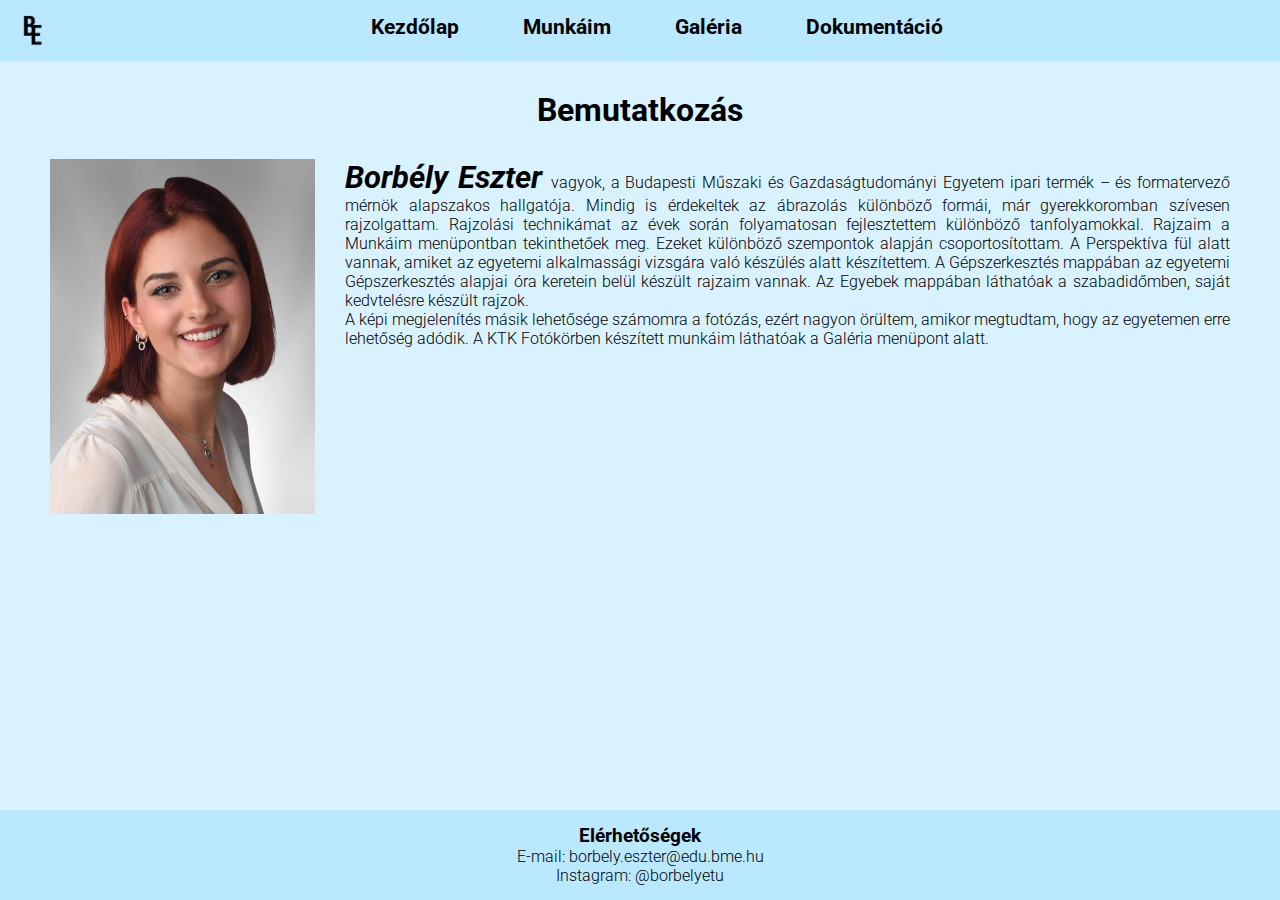
<file: index.html>
<!DOCTYPE html>
<html>
	<head>
		<title>Borbély Eszter</title>
		<meta charset="utf-8">
		<meta name="viewport" content="width=device-width, initial-scale=1">
		<link rel="stylesheet" type="text/css" href="css/main.css">
		<link href="https://fonts.googleapis.com/css2?family=Roboto:ital,wght@0,300;0,700;1,300&display=swap" rel="stylesheet">
		<link href="kepek/logo.ico" rel="icon">

		
	</head>
	<body>

		<header>
			<img class="logo" src="kepek/logo.png" alt="logo">
			<a href="#" class="header_menu">Kezdőlap</a>
			<a href="referenciak.html" class="header_menu">Munkáim</a>
			<a href="kepek.html" class="header_menu">Galéria</a>
			<a href="dokumentacio.html" class="header_menu">Dokumentáció</a>
		</header>

		<main>
			
			<h1 class="cim">Bemutatkozás</h1>
			<div class="kezdolap">
			<img class="kep_kezdolap" src="kepek/kep1.jpg" alt="kép">
			<p class="szoveg"><b class="nev">Borbély Eszter </b>vagyok, a Budapesti Műszaki és Gazdaságtudományi Egyetem ipari termék – és formatervező mérnök alapszakos hallgatója. Mindig is érdekeltek az ábrazolás különböző formái, már gyerekkoromban szívesen rajzolgattam. Rajzolási technikámat az évek során folyamatosan fejlesztettem különböző tanfolyamokkal. Rajzaim a Munkáim menüpontban tekinthetőek meg. Ezeket különböző szempontok alapján csoportosítottam. A Perspektíva fül alatt vannak, amiket az egyetemi alkalmassági vizsgára való készülés alatt készítettem. A Gépszerkesztés mappában az egyetemi Gépszerkesztés alapjai óra keretein belül készült rajzaim vannak. Az Egyebek mappában láthatóak a szabadidőmben, saját kedvtelésre készült rajzok.</p>
			<p class="szoveg">A képi megjelenítés másik lehetősége számomra a fotózás, ezért nagyon örültem, amikor megtudtam, hogy az egyetemen erre lehetőség adódik. A KTK Fotókörben készített munkáim láthatóak a Galéria menüpont alatt.</p>
			

			
			

		</main>

		<footer>
			<h3>Elérhetőségek</h3>
			<p>E-mail: borbely.eszter@edu.bme.hu</p>
			<p>Instagram: <a href="https://www.instagram.com/borbelyetu/" class="insta">@borbelyetu</a></p>
		</footer>

	</body>
</html>
</file>
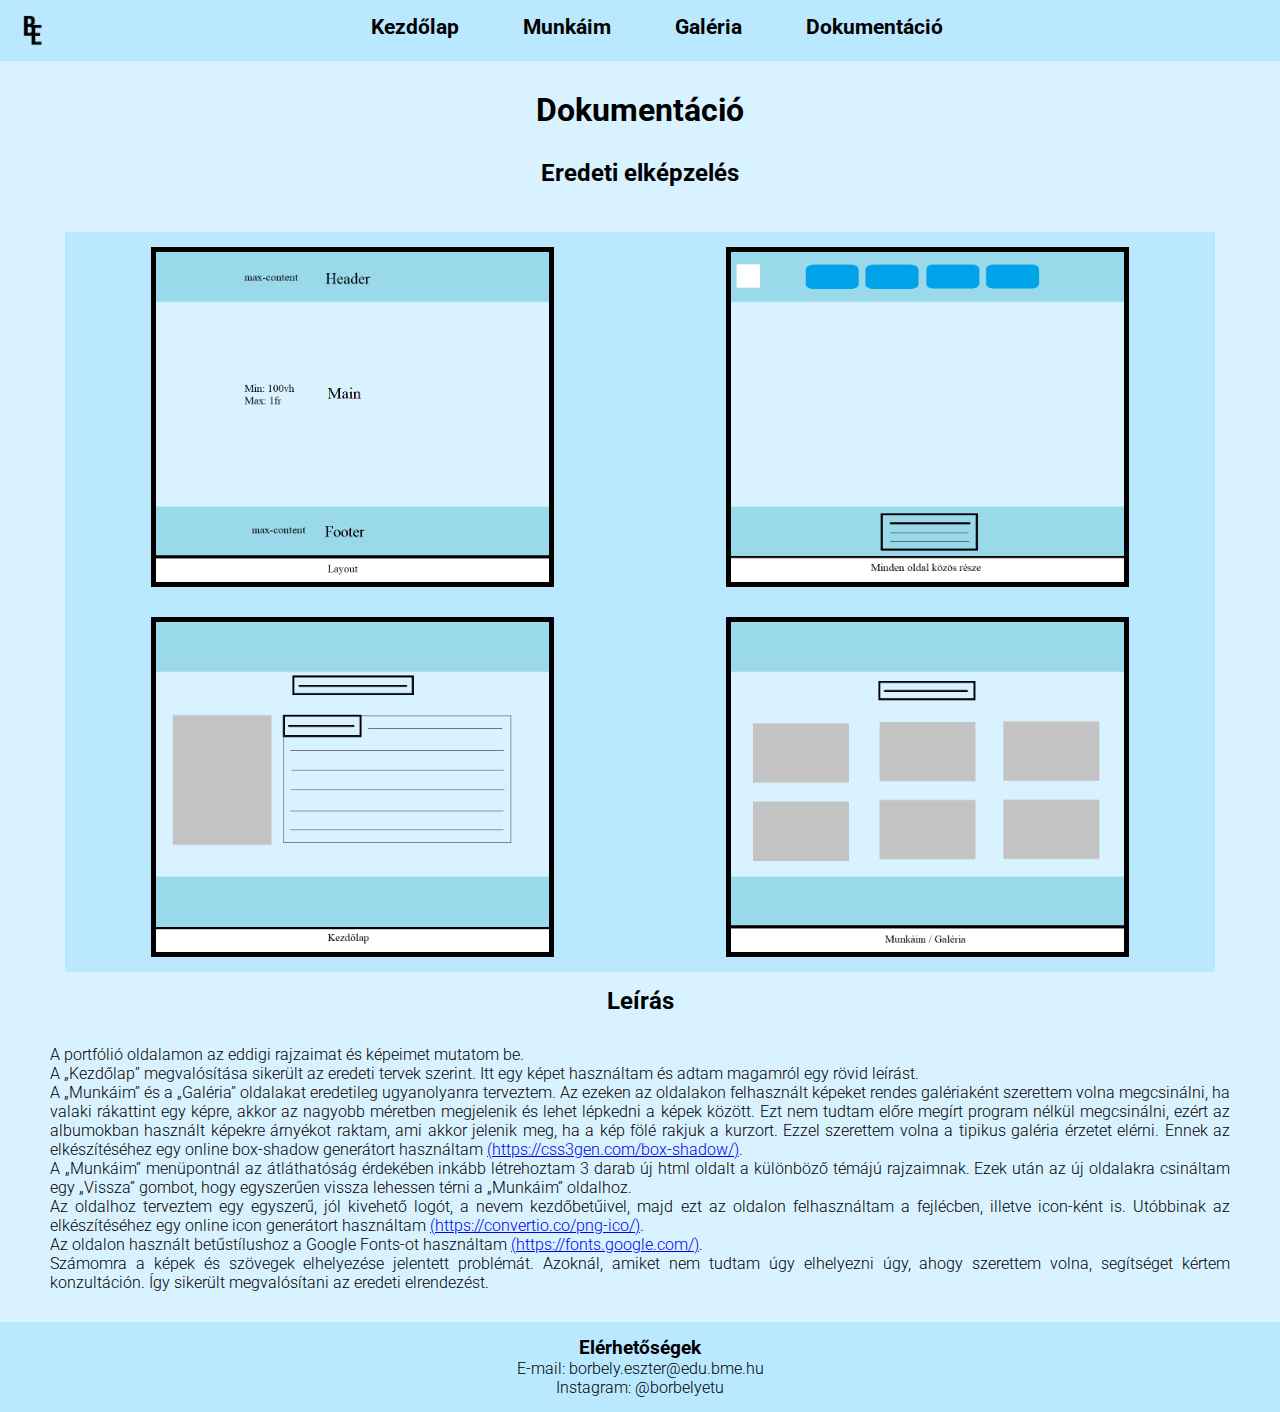
<file: dokumentacio.html>
<!DOCTYPE html>
<html>
	<head>
		<title>Borbély Eszter</title>
		<meta charset="utf-8">
		<meta name="viewport" content="width=device-width, initial-scale=1">
		<link rel="stylesheet" type="text/css" href="css/main.css">
		<link href="https://fonts.googleapis.com/css2?family=Roboto:ital,wght@0,300;0,700;1,300&display=swap" rel="stylesheet">
		<link href="kepek/logo.ico" rel="icon">
	</head>
	<body>

		<header>
			<div>
				<img class="logo" src="kepek/logo.png" alt="logo">
				<a href="index.html" class="header_menu">Kezdőlap</a>
				<a href="referenciak.html" class="header_menu">Munkáim</a>
				<a href="kepek.html" class="header_menu">Galéria</a>
				<a href="#" class="header_menu">Dokumentáció</a>
			</div>
			
			

		</header>

		<main>
			<h1 class="cim">Dokumentáció</h1>

			<h2 class="cim">Eredeti elképzelés</h2>

			<div class="dokumentacio doboz_2">
				
				<div><img class="dokumentacio_kep" border="5px" src="kepek/layout.png" alt="kep"></div>
				
				<div><img class="dokumentacio_kep" border="5px" src="kepek/minden_oldal_eredeti.png" alt="kep"></div>

				<div><img class="dokumentacio_kep" border="5px" src="kepek/kezdolap.png" alt="kep"></div>
				
				<div><img class="dokumentacio_kep" border="5px" src="kepek/munkaim.png" alt="kep"></div>
			
			</div>

			<h2 class="cim">Leírás</h2>

			<p class="szoveg">A portfólió oldalamon az eddigi rajzaimat és képeimet mutatom be.</p>
			<p class="szoveg">A „Kezdőlap” megvalósítása sikerült az eredeti tervek szerint. Itt egy képet használtam és adtam magamról egy rövid leírást.</p>
			<p class="szoveg">A „Munkáim” és a „Galéria” oldalakat eredetileg ugyanolyanra terveztem. Az ezeken az oldalakon felhasznált képeket rendes galériaként szerettem volna megcsinálni, ha valaki rákattint egy képre, akkor az nagyobb méretben megjelenik és lehet lépkedni a képek között. Ezt nem tudtam előre megírt program nélkül megcsinálni, ezért az albumokban használt képekre árnyékot raktam, ami akkor jelenik meg, ha a kép fölé rakjuk a kurzort. Ezzel szerettem volna a tipikus galéria érzetet elérni. Ennek az elkészítéséhez egy online box-shadow generátort használtam <a href="https://css3gen.com/box-shadow/">(https://css3gen.com/box-shadow/)</a>.</p>
			<p class="szoveg">A „Munkáim” menüpontnál az átláthatóság érdekében inkább létrehoztam 3 darab új html oldalt a különböző témájú rajzaimnak. Ezek után az új oldalakra csináltam egy „Vissza” gombot, hogy egyszerűen vissza lehessen térni a „Munkáim” oldalhoz.</p>
			<p class="szoveg">Az oldalhoz terveztem egy egyszerű, jól kivehető logót, a nevem kezdőbetűivel, majd ezt az oldalon felhasználtam a fejlécben, illetve icon-ként is. Utóbbinak az elkészítéséhez egy online icon generátort használtam <a href="https://convertio.co/png-ico/">(https://convertio.co/png-ico/)</a>.</p> 
			<p class="szoveg">Az oldalon használt betűstílushoz a Google Fonts-ot használtam <a href="https://fonts.google.com/">(https://fonts.google.com/)</a>.</p>
			<p class="szoveg">Számomra a képek és szövegek elhelyezése jelentett problémát. Azoknál, amiket nem tudtam úgy elhelyezni úgy, ahogy szerettem volna, segítséget kértem konzultáción. Így sikerült megvalósítani az eredeti elrendezést.</p>

			

			

			</div>

		</main>

		<footer>
			<div>
				<h3>Elérhetőségek</h3>
				<p>E-mail: borbely.eszter@edu.bme.hu</p>
				<p>Instagram: <a href="https://www.instagram.com/borbelyetu/" class="insta">@borbelyetu</a></p>
			</div>
			

		</footer>

	</body>
</html>
</file>
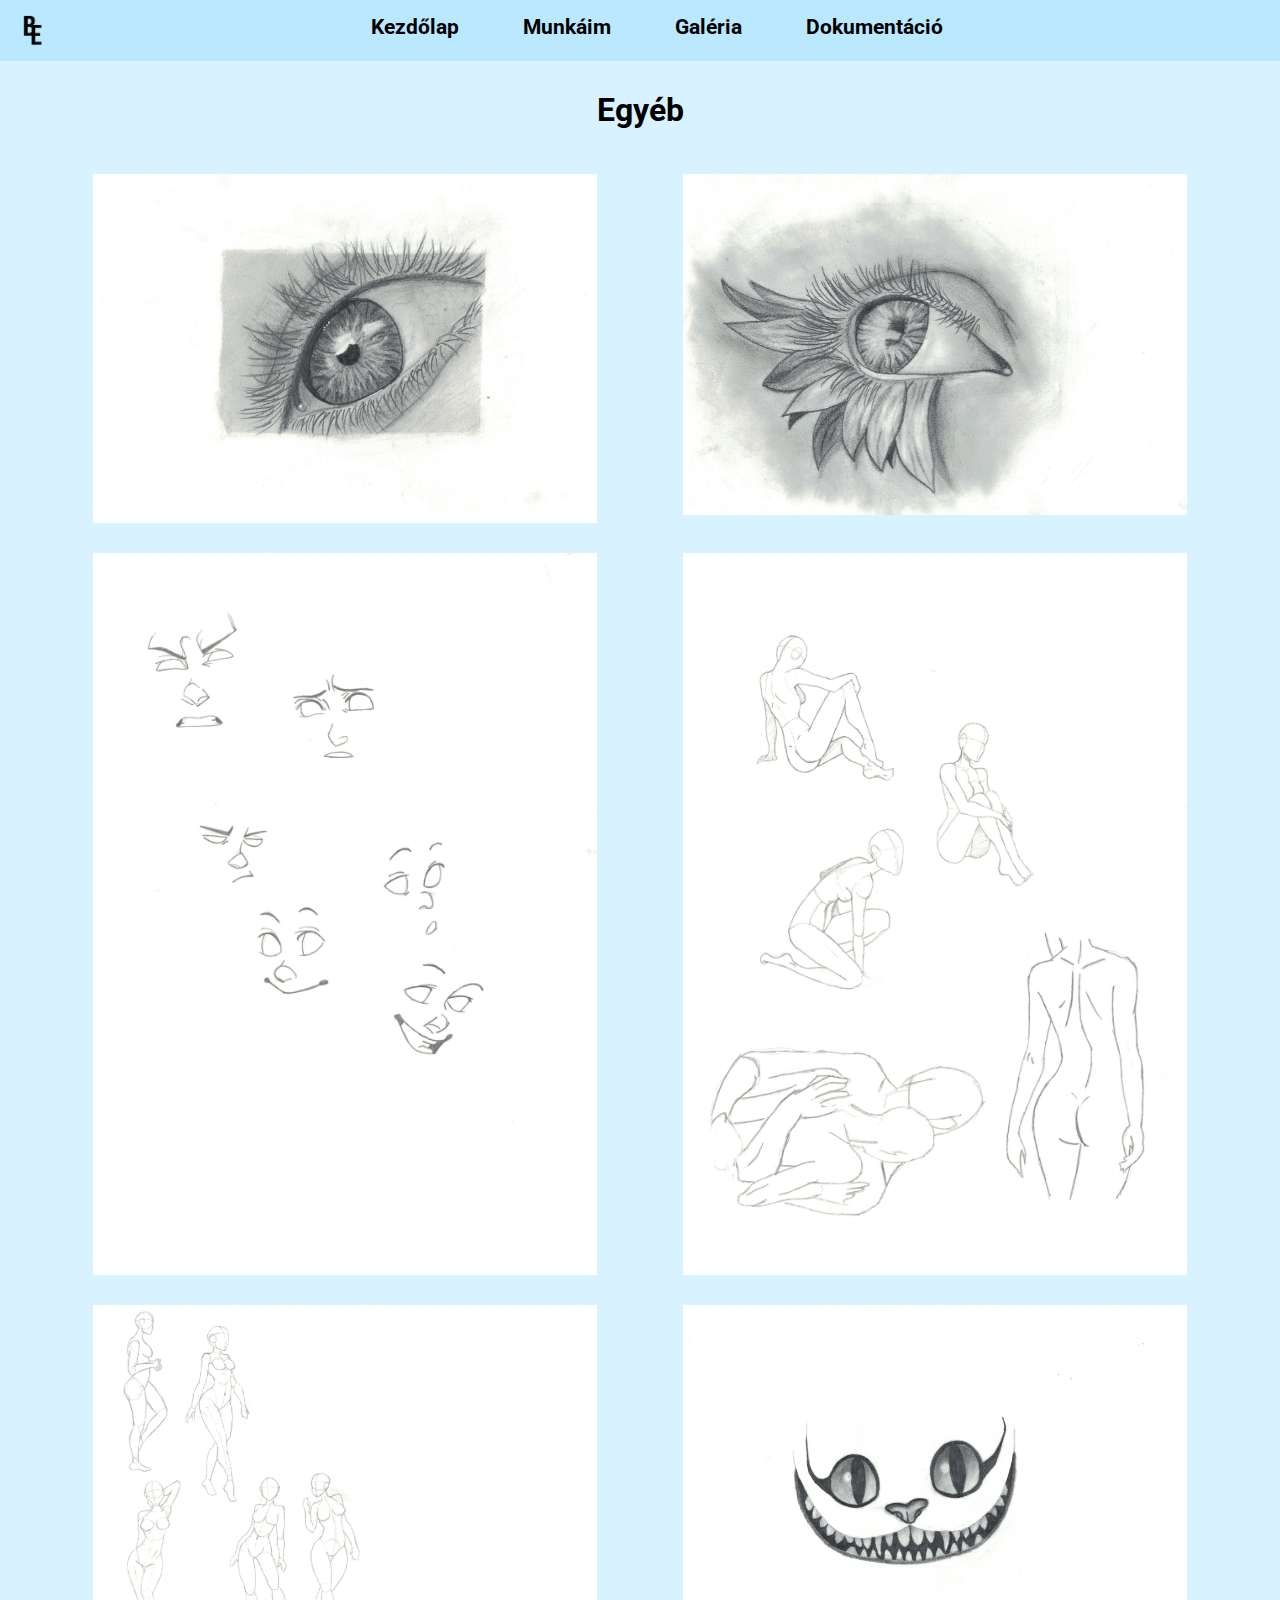
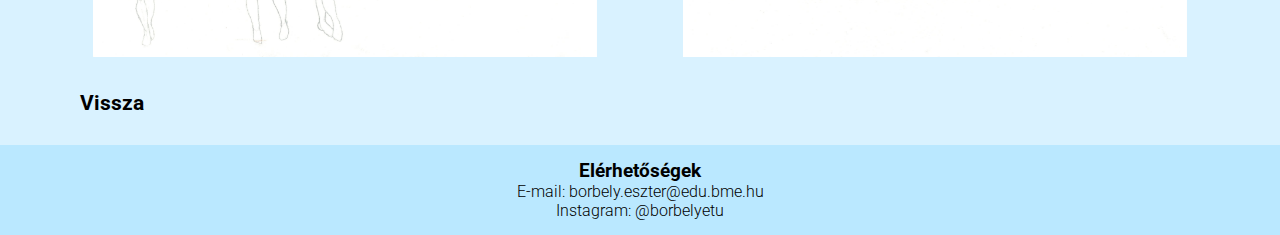
<file: egyeb.html>
<!DOCTYPE html>
<html>
	<head>
		<title>Borbély Eszter</title>
		<meta charset="utf-8">
		<meta name="viewport" content="width=device-width, initial-scale=1">
		<link rel="stylesheet" type="text/css" href="css/main.css">
		<link href="https://fonts.googleapis.com/css2?family=Roboto:ital,wght@0,300;0,700;1,300&display=swap" rel="stylesheet">
		<link href="kepek/logo.ico" rel="icon">
	</head>
	<body>

		<header>
			<div>
				<img class="logo" src="kepek/logo.png" alt="logo">
				<a href="index.html" class="header_menu">Kezdőlap</a>
				<a href="referenciak.html" class="header_menu">Munkáim</a>
				<a href="kepek.html" class="header_menu">Galéria</a>
				<a href="#" class="header_menu">Dokumentáció</a>
			</div>
			
			

		</header>

		<main>
			<h1 class="cim">Egyéb</h1>


				<div class="referenciak kepek_2">
					<div><img class="kep" src="kepek/kep35.jpg" alt="kép"></div>

					<div><img class="kep" src="kepek/kep36.jpg" alt="kép"></div>

					<div><img class="kep" src="kepek/kep37.jpg" alt="kép"></div>

					<div><img class="kep" src="kepek/kep34.jpg" alt="kép"></div>

					<div><img class="kep" src="kepek/kep33.jpg" alt="kép"></div>

					<div><img class="kep" src="kepek/kep32.jpg" alt="kép"></div>
				</div>

				<br>

			<div class="vissza_gomb"><a href="referenciak.html">Vissza</a></div>
			

		</main>

		<footer>
			<div>
				<h3>Elérhetőségek</h3>
				<p>E-mail: borbely.eszter@edu.bme.hu</p>
				<p>Instagram: <a href="https://www.instagram.com/borbelyetu/" class="insta">@borbelyetu</a></p>
			</div>
			

		</footer>

	</body>
</html>
</file>
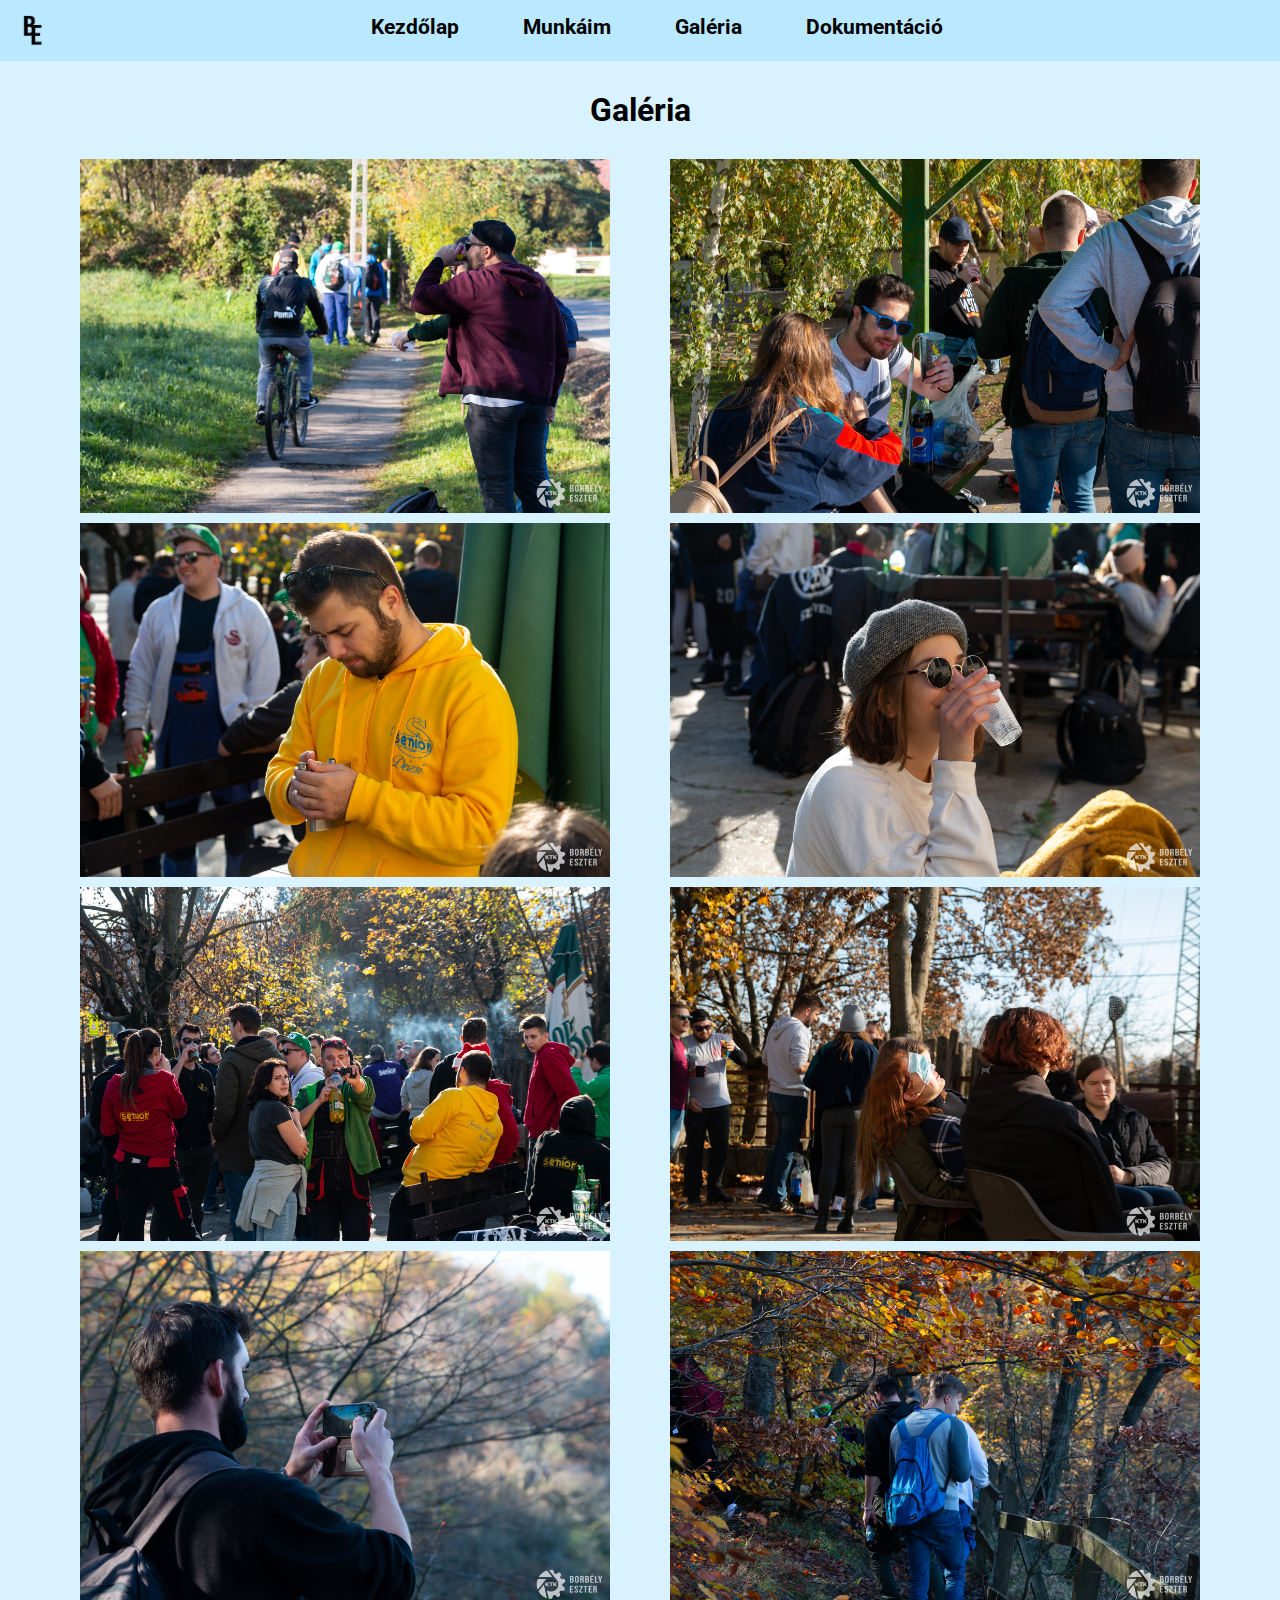
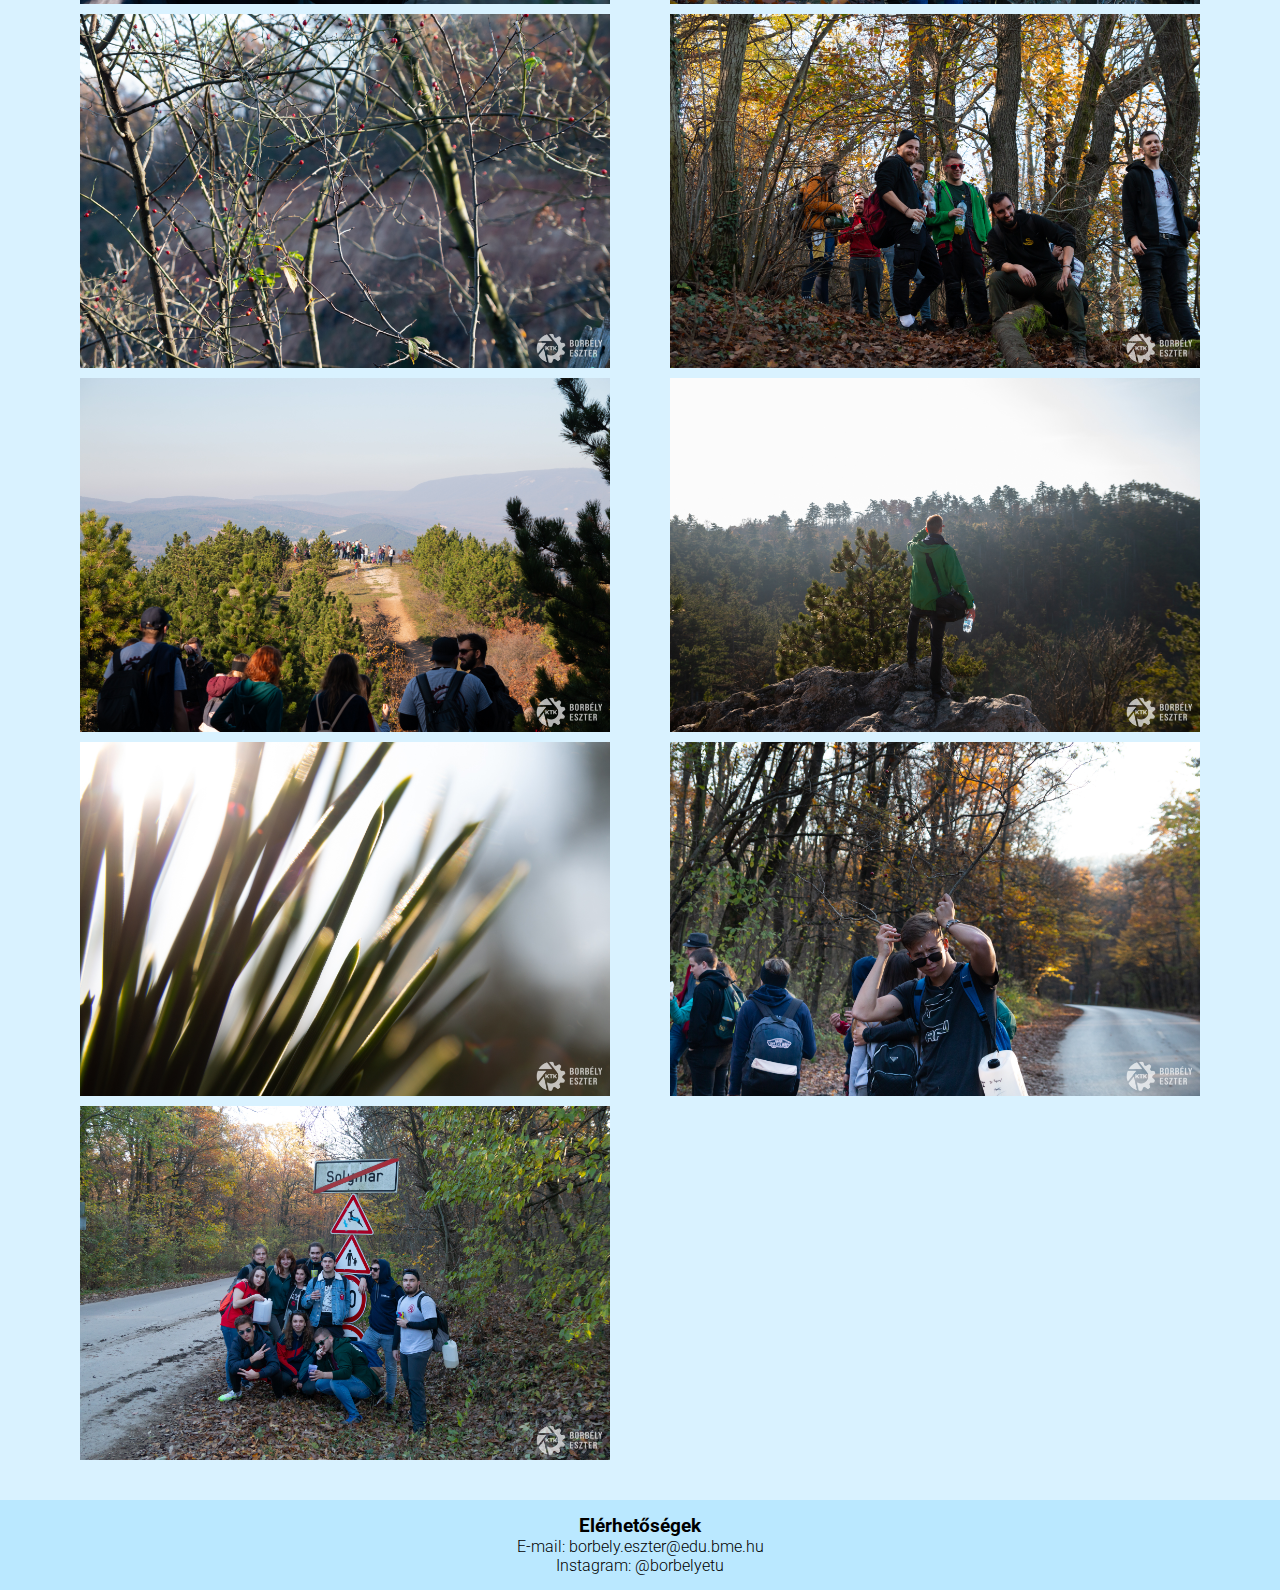
<file: kepek.html>
<!DOCTYPE html>
<html>
	<head>
		<title>Borbély Eszter</title>
		<meta charset="utf-8">
		<meta name="viewport" content="width=device-width, initial-scale=1">
		<link rel="stylesheet" type="text/css" href="css/main.css">
		<link href="https://fonts.googleapis.com/css2?family=Roboto:ital,wght@0,300;0,700;1,300&display=swap" rel="stylesheet">
		<link href="kepek/logo.ico" rel="icon">
	</head>
	<body>

		<header>
			<div>
				<img class="logo" src="kepek/logo.png" alt="logo">
				<a href="index.html" class="header_menu">Kezdőlap</a>
				<a href="referenciak.html" class="header_menu">Munkáim</a>
				<a href="#" class="header_menu">Galéria</a>
				<a href="dokumentacio.html" class="header_menu">Dokumentáció</a>
			</div>
		
			

		</header>

		<main>
			<h1 class="cim">Galéria</h1>

			<div class="kepek">
				<div><img class="kep" src="kepek/kep2.jpg" alt="kép"></div>
				<div><img class="kep" src="kepek/kep3.jpg" alt="kép"></div>
				<div><img class="kep" src="kepek/kep4.jpg" alt="kép"></div>
				<div><img class="kep" src="kepek/kep5.jpg" alt="kép"></div>
				<div><img class="kep" src="kepek/kep6.jpg" alt="kép"></div>
				<div><img class="kep" src="kepek/kep7.jpg" alt="kép"></div>
				<div><img class="kep" src="kepek/kep8.jpg" alt="kép"></div>
				<div><img class="kep" src="kepek/kep9.jpg" alt="kép"></div>
				<div><img class="kep" src="kepek/kep10.jpg" alt="kép"></div>
				<div><img class="kep" src="kepek/kep11.jpg" alt="kép"></div>
				<div><img class="kep" src="kepek/kep12.jpg" alt="kép"></div>
				<div><img class="kep" src="kepek/kep13.jpg" alt="kép"></div>
				<div><img class="kep" src="kepek/kep14.jpg" alt="kép"></div>
				<div><img class="kep" src="kepek/kep15.jpg" alt="kép"></div>
				<div><img class="kep" src="kepek/kep16.jpg" alt="kép"></div>
			</div>

		</main>

		<footer>
			<div>
				<h3>Elérhetőségek</h3>
				<p>E-mail: borbely.eszter@edu.bme.hu</p>
				<p>Instagram: <a href="https://www.instagram.com/borbelyetu/" class="insta">@borbelyetu</a></p>
			</div>
			

		</footer>

	</body>
</html>
</file>
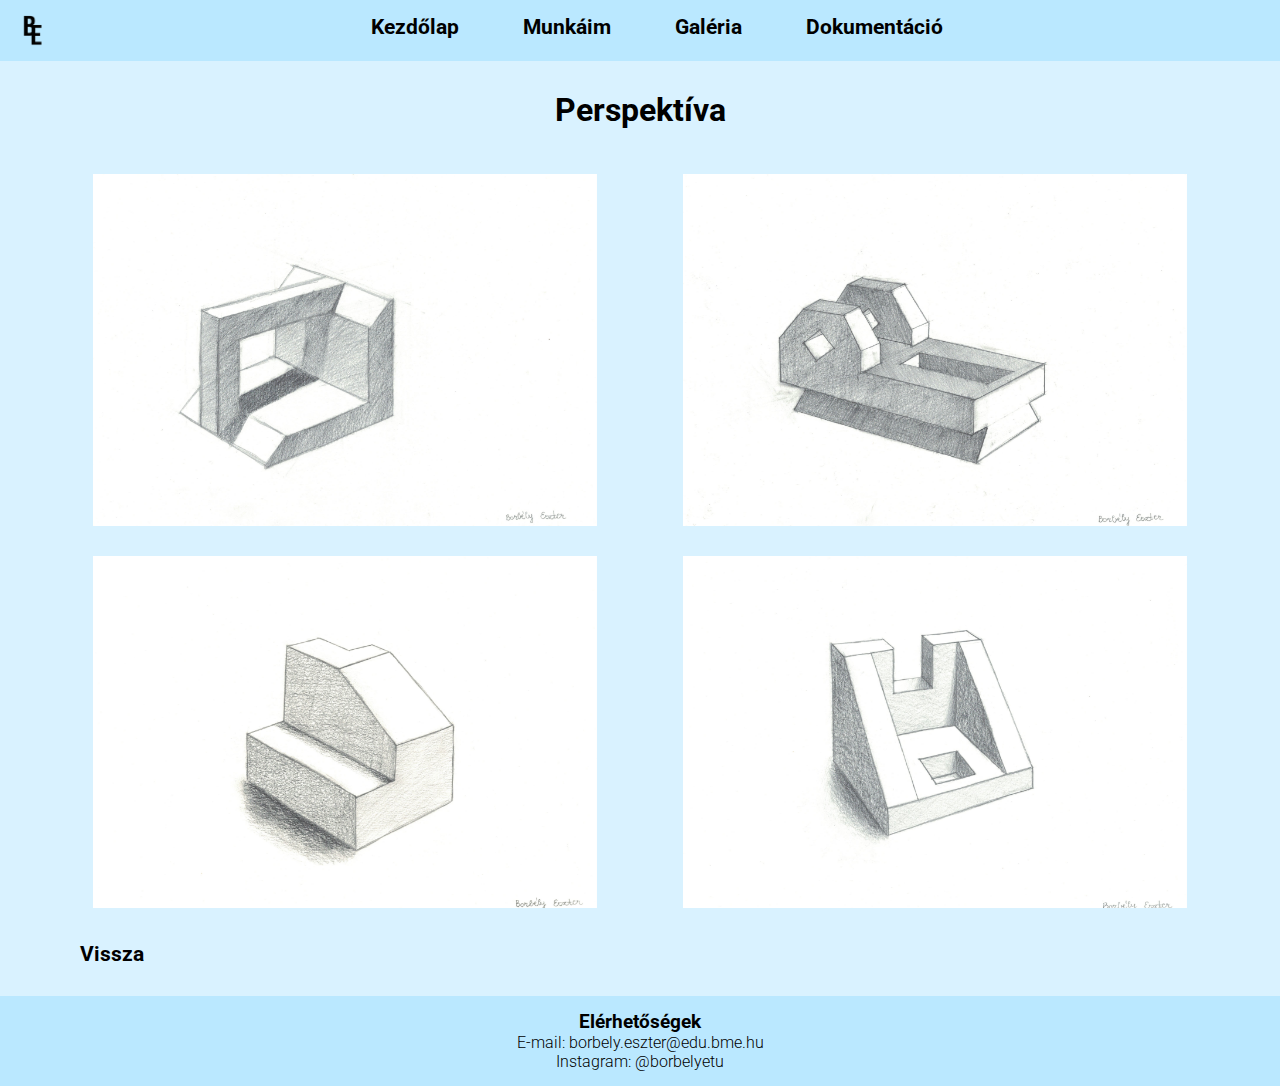
<file: perspektiva.html>
<!DOCTYPE html>
<html>
	<head>
		<title>Borbély Eszter</title>
		<meta charset="utf-8">
		<meta name="viewport" content="width=device-width, initial-scale=1">
		<link rel="stylesheet" type="text/css" href="css/main.css">
		<link href="https://fonts.googleapis.com/css2?family=Roboto:ital,wght@0,300;0,700;1,300&display=swap" rel="stylesheet">
		<link href="kepek/logo.ico" rel="icon">
	</head>
	<body>

		<header>
			<div>
				<img class="logo" src="kepek/logo.png" alt="logo">
				<a href="index.html" class="header_menu">Kezdőlap</a>
				<a href="referenciak.html" class="header_menu">Munkáim</a>
				<a href="kepek.html" class="header_menu">Galéria</a>
				<a href="#" class="header_menu">Dokumentáció</a>
			</div>
			
			

		</header>

		<main>
			<h1 class="cim">Perspektíva</h1>


				<div class="referenciak kepek_2">
					<div><img class="kep" src="kepek/kep20.jpg" alt="kép"></div>

					<div><img class="kep" src="kepek/kep21.jpg" alt="kép"></div>

					<div><img class="kep" src="kepek/kep22.jpg" alt="kép"></div>

					<div><img class="kep" src="kepek/kep23.jpg" alt="kép"></div>
				</div>

				<br>

			<div class="vissza_gomb"><a href="referenciak.html">Vissza</a></div>
			

		</main>

		<footer>
			<div>
				<h3>Elérhetőségek</h3>
				<p>E-mail: borbely.eszter@edu.bme.hu</p>
				<p>Instagram: <a href="https://www.instagram.com/borbelyetu/" class="insta">@borbelyetu</a></p>
			</div>
			

		</footer>

	</body>
</html>
</file>
<file: css/main.css>
body{
	font-size: 16px;
	font-family: 'Roboto', sans-serif;
	font-weight: 300;
}

*, *::before, *::after{
	box-sizing: border-box;
	margin: 0;
	padding: 0;
}

/*--layout--*/
	body{
		display: grid;
		grid-template-areas: 
			"fejlec"
			"kontent"
			"lablec"
		;
		grid-template-rows: max-content 1fr max-content;
		min-height: 100vh;
	}

	header{
		grid-area: fejlec;
	}

	main{
		grid-area: kontent;
	}

	footer{
		grid-area: lablec;
	}
/*--layout_end--*/
	
/*--azonos_header--*/
	header{
		background-color: #bae8ff;
		text-align: center;
		padding: 15px;
	}

	header .header_menu:link{
		font-size: 21px;
		text-decoration: none;
		color: black;
		font-weight: 700;
		padding: 10px 30px;
		border-radius: 15px;
	}

	header .header_menu:visited{
		font-size: 21px;
		text-decoration: none;
		color: black;
		font-weight: 700;
		padding: 10px 30px;
		border-radius: 15px;
	}

	header .header_menu:hover{
		background-color: #66ccff;
		color: white;
		
		animation-name: menupont;
		animation-duration: 1s;
	}

	@keyframes menupont{
		from{background-color: white; color: #66ccff;}
		to{background-color: #66ccff; color: white;}
	}

	.logo{
		max-width: 35px;
		vertical-align: middle;
		float: left;
	}


/*--azonos_header_end--*/

/*--azonos_main--*/
	main{
		background-color: #d9f2ff;
		padding-bottom: 30px;
		padding-top: 30px;
		padding-right: 50px;
		padding-left: 50px;
	}

	.szoveg{
		text-align: justify;
	}

	.cim{
		text-align: center;
		padding-bottom: 30px;
	}
/*--azonos_main_end--*/

/*--azonos_footer--*/
	footer{
		background-color: #bae8ff;
		text-align: center;
		padding: 15px;
	}

	footer .insta:link{
		text-decoration: none;
		color: black;
	}

	footer .insta:visited{
		text-decoration: none;
		color: black;
	}

	footer .insta:hover{
		text-decoration: none;
		color: grey;
	}
/*--azonos_footer_end--*/

/*--kezdolap--*/
	.kep_kezdolap{
		max-width: 25%;
		float: left;
		padding-right: 30px;
		padding-bottom: 30px;
		vertical-align: middle;
	}

	.nev{
		font-size: 31px;
		font-weight: 700;
		font-style: italic;
	}

/*--kezdolap_end--*/

/*--referenciak--*/

	.referenciak{
		display: grid;
		grid-template-columns: repeat(auto-fit, minmax(500px, 1fr));
	}

	.doboz1{
		display: grid;
		grid-template-columns: repeat(auto-fit, minmax(450px, 1fr));
		
		text-align: center;
		font-size: 18px;
		vertical-align: middle;
		font-weight: 600;
		}
	
	.doboz1_kicsi {
		background-color: #bae8ff;
		margin: 15px;
		padding: 15px;
	}

	.doboz1_kicsi a:link{
		font-size: 21px;
		text-decoration: none;
		color: black;
		font-weight: 700;
		padding: 10px 30px;
		border-radius: 15px;
	}

	.doboz1_kicsi a:visited{
		font-size: 21px;
		text-decoration: none;
		color: black;
		font-weight: 700;
		padding: 10px 30px;
		border-radius: 15px;
	}

	.doboz1_kicsi a:hover{
		background-color: #66ccff;
		color: white;
		
		animation-name: menupont2;
		animation-duration: 1s;
	}

	@keyframes menupont2{
		from{background-color: white; color: #66ccff;}
		to{background-color: #66ccff; color: white;}
	}

	.kep_referenciak{
		max-width: 70%;
		vertical-align: middle;
		display: block;
		margin-left: auto;
  		margin-right: auto;
  		padding-bottom: 15px;
  		padding-top: 15px;
	}

	.vissza_gomb a:link{
		font-size: 21px;
		text-decoration: none;
		color: black;
		font-weight: 700;
		padding: 10px 30px;
		border-radius: 15px;
	}

	.vissza_gomb a:visited{
		font-size: 21px;
		text-decoration: none;
		color: black;
		font-weight: 700;
		padding: 10px 30px;
		border-radius: 15px;
	}

	.vissza_gomb a:hover{
		background-color: #66ccff;
		color: white;
		
		animation-name: menupont3;
		animation-duration: 1s;
	}

	@keyframes menupont3{
		from{background-color: white; color: #66ccff;}
		to{background-color: #66ccff; color: white;}
	}
/*--referenciak_end--*/

/*--kepek--*/
	.kepek{
		display: grid;
		grid-template-columns: repeat(auto-fit, minmax(450px, 1fr));

	}

	.kepek div {
		padding-bottom: 10px;
	}

	.kepek_2 div {
		padding: 15px;
	}

	.kep{
		max-width: 90%;
		vertical-align: middle;
		display: block;
		margin-left: auto;
  		margin-right: auto;
	}

	.kep:hover {
		box-shadow: 0px 0px 10px 0px rgba(50, 50, 50, 1);
	}
/*--kepek_end--*/

/*--dokumentacio--*/
	.dokumentacio_kep{
		max-width: 70%;
		vertical-align: middle;
		display: block;
		margin-left: auto;
  		margin-right: auto;
  		margin-bottom: 15px;
  		margin-top: 15px;
	}

	.dokumentacio{
		display: grid;
		grid-template-columns: repeat(auto-fit, minmax(500px, 1fr));
		
	}

	.doboz_2{
		background-color: #bae8ff;
		margin: 15px;
	}

	
/*--dokumentacio_end--*/
</file>
